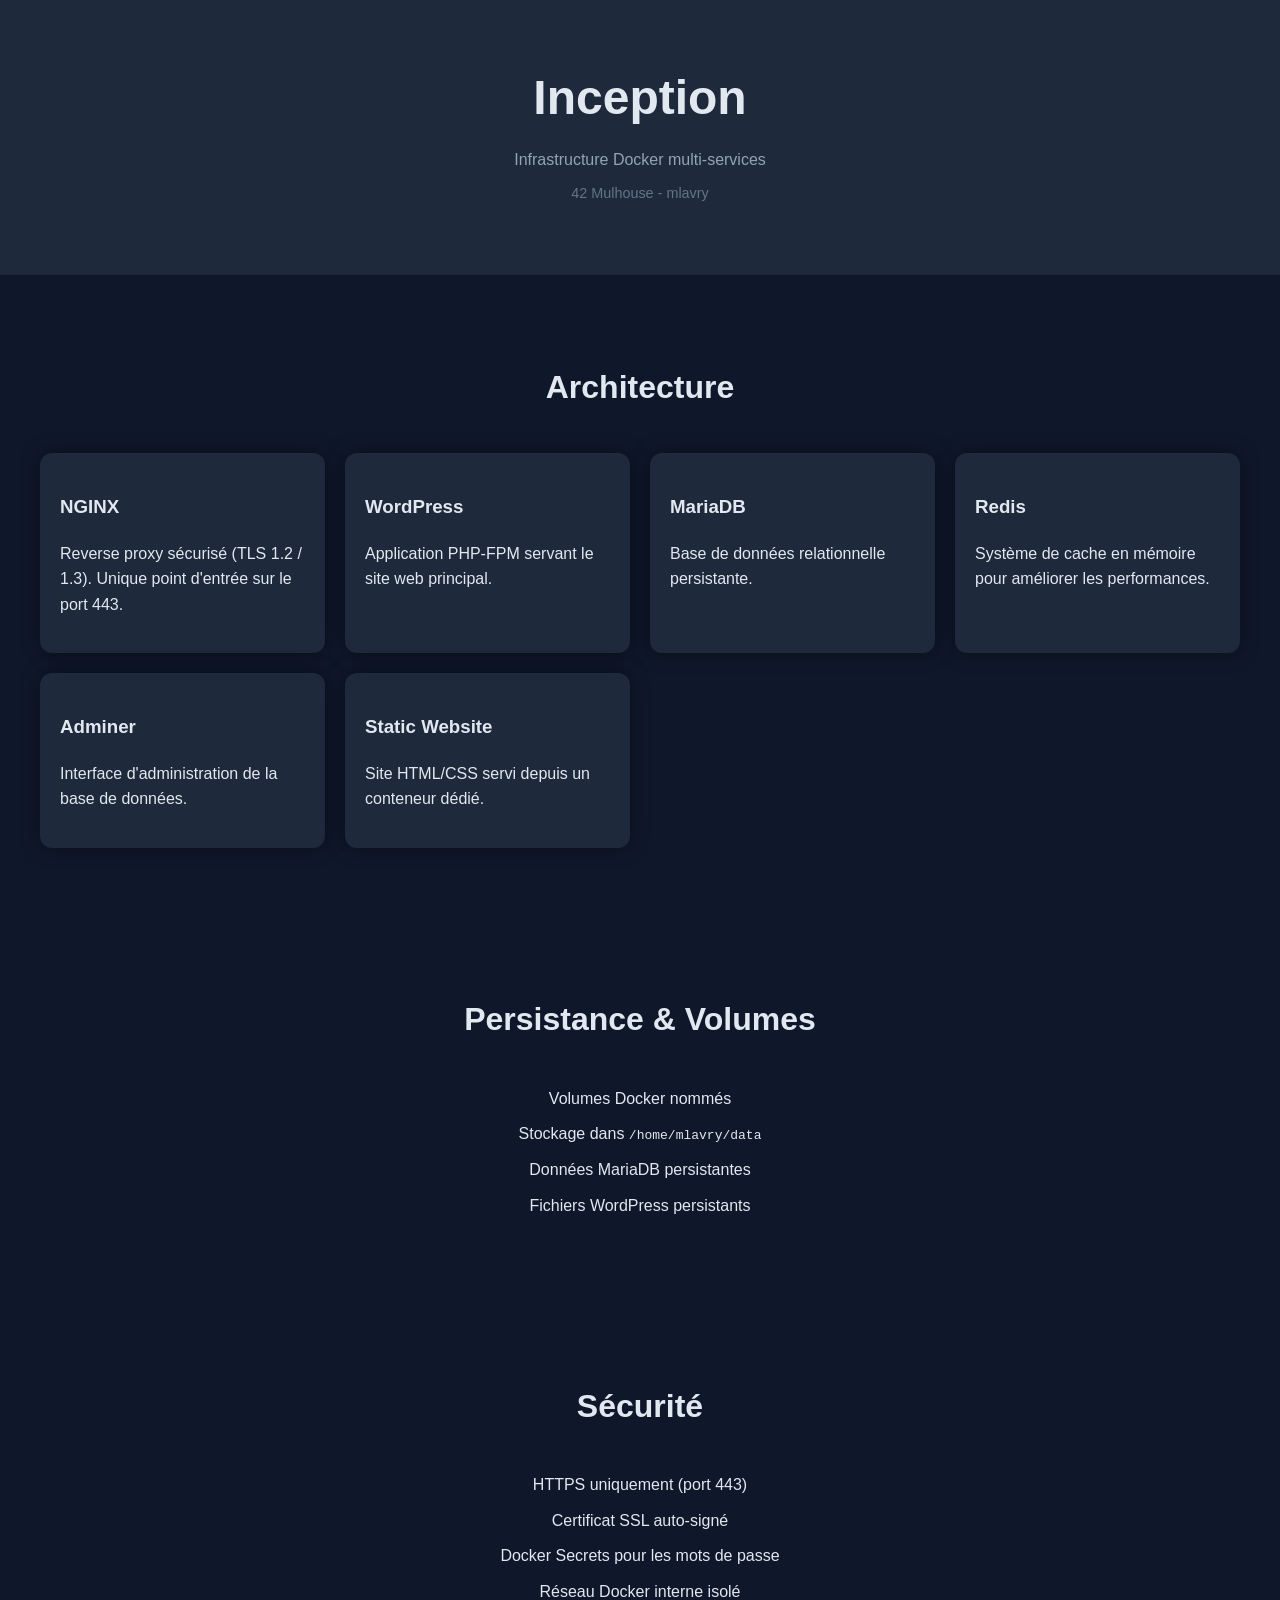
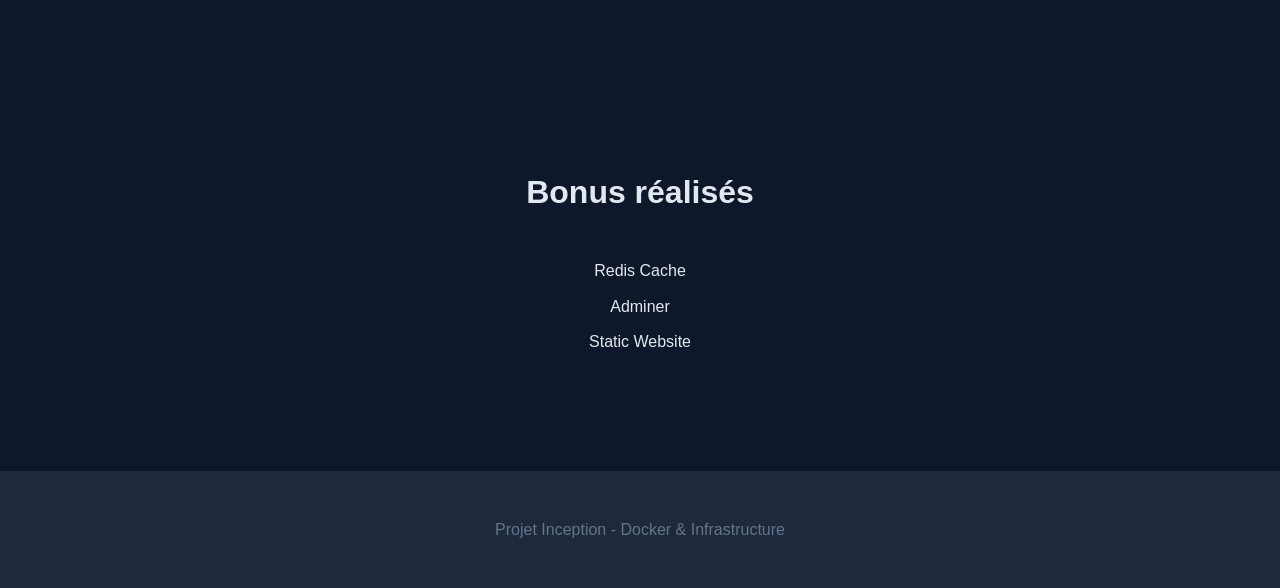
<file: srcs/requirements/static/tools/site/index.html>
<!DOCTYPE html>
<html lang="fr">
<head>
	<meta charset="UTF-8">
	<meta name="viewport" content="width=device-width, initial-scale=1.0">
	<title>Inception - Infrastructure Docker</title>
	<link rel="stylesheet" href="style.css">
</head>
<body>

<header>
	<h1>Inception</h1>
	<p>Infrastructure Docker multi-services</p>
	<p class="author">42 Mulhouse - mlavry</p>
</header>

<section class="architecture">
	<h2>Architecture</h2>
	<div class="grid">
		<div class="card">
			<h3>NGINX</h3>
			<p>Reverse proxy sécurisé (TLS 1.2 / 1.3). Unique point d'entrée sur le port 443.</p>
		</div>
		<div class="card">
			<h3>WordPress</h3>
			<p>Application PHP-FPM servant le site web principal.</p>
		</div>
		<div class="card">
			<h3>MariaDB</h3>
			<p>Base de données relationnelle persistante.</p>
		</div>
		<div class="card">
			<h3>Redis</h3>
			<p>Système de cache en mémoire pour améliorer les performances.</p>
		</div>
		<div class="card">
			<h3>Adminer</h3>
			<p>Interface d'administration de la base de données.</p>
		</div>
		<div class="card">
			<h3>Static Website</h3>
			<p>Site HTML/CSS servi depuis un conteneur dédié.</p>
		</div>
	</div>
</section>

<section class="persistence">
	<h2>Persistance & Volumes</h2>
	<ul>
		<li>Volumes Docker nommés</li>
		<li>Stockage dans <code>/home/mlavry/data</code></li>
		<li>Données MariaDB persistantes</li>
		<li>Fichiers WordPress persistants</li>
	</ul>
</section>

<section class="security">
	<h2>Sécurité</h2>
	<ul>
		<li>HTTPS uniquement (port 443)</li>
		<li>Certificat SSL auto-signé</li>
		<li>Docker Secrets pour les mots de passe</li>
		<li>Réseau Docker interne isolé</li>
	</ul>
</section>

<section class="bonus">
	<h2>Bonus réalisés</h2>
	<ul>
		<li>Redis Cache</li>
		<li>Adminer</li>
		<li>Static Website</li>
	</ul>
</section>

<footer>
	<p>Projet Inception - Docker & Infrastructure</p>
</footer>

</body>
</html>
</file>
<file: srcs/requirements/static/tools/site/style.css>
body {
	margin: 0;
	font-family: Arial, sans-serif;
	background-color: #0f172a;
	color: #e2e8f0;
	line-height: 1.6;
}

header {
	text-align: center;
	padding: 60px 20px;
	background: #1e293b;
}

header h1 {
	margin: 0;
	font-size: 3rem;
}

header p {
	margin: 10px 0;
	color: #94a3b8;
}

.author {
	font-size: 0.9rem;
	color: #64748b;
}

section {
	padding: 60px 20px;
	max-width: 1200px;
	margin: auto;
}

h2 {
	text-align: center;
	margin-bottom: 40px;
	font-size: 2rem;
}

.grid {
	display: grid;
	grid-template-columns: repeat(auto-fit, minmax(250px, 1fr));
	gap: 20px;
}

.card {
	background: #1e293b;
	padding: 20px;
	border-radius: 12px;
	box-shadow: 0 0 20px rgba(0, 0, 0, 0.4);
	transition: transform 0.3s ease;
}

.card:hover {
	transform: translateY(-5px);
}

ul {
	list-style: none;
	padding: 0;
	text-align: center;
}

ul li {
	margin: 10px 0;
}

footer {
	text-align: center;
	padding: 30px;
	background: #1e293b;
	color: #64748b;
	margin-top: 40px;
}
</file>
